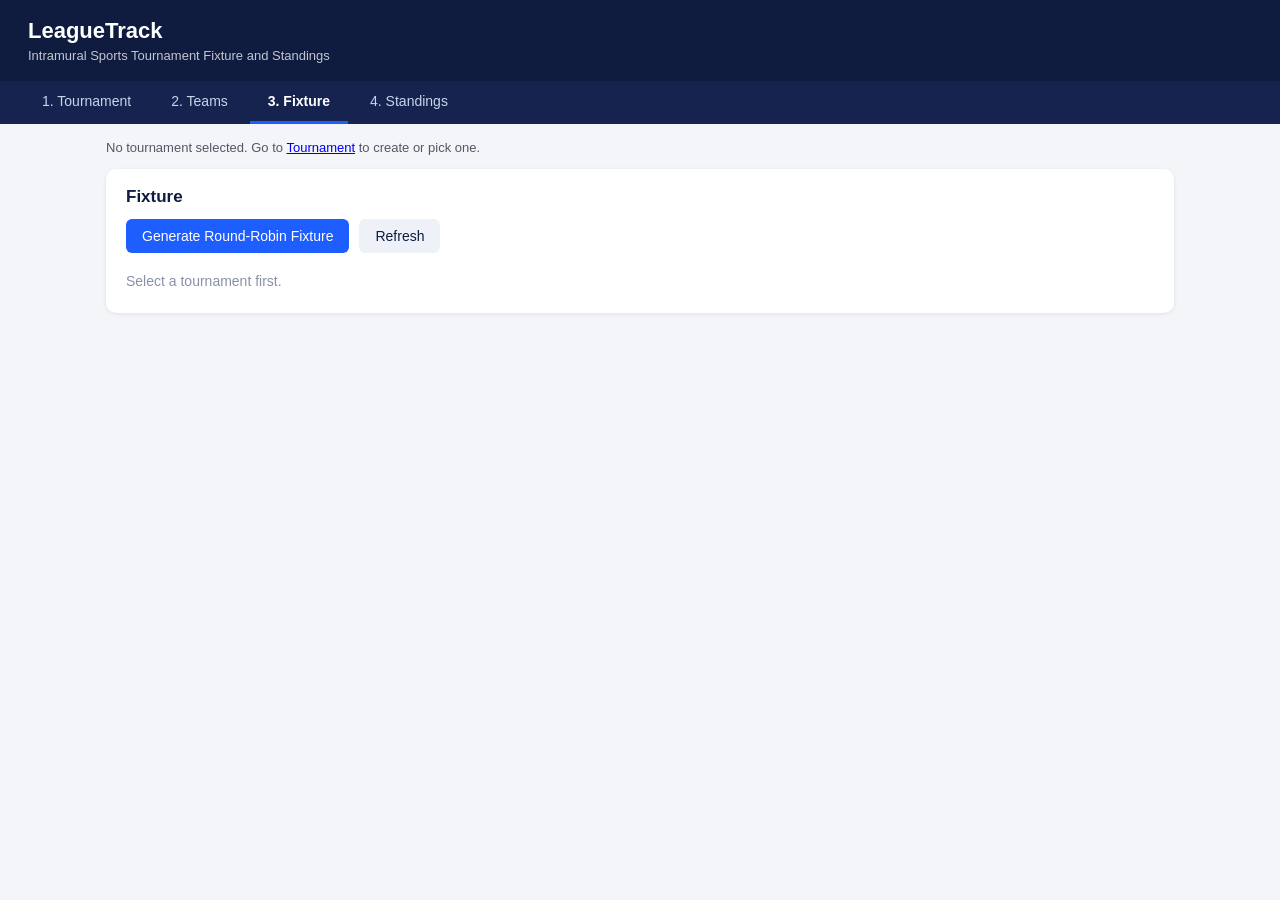
<file: target/classes/static/fixture.html>
<!DOCTYPE html>
<html lang="en">
<head>
    <meta charset="UTF-8">
    <meta name="viewport" content="width=device-width, initial-scale=1">
    <title>LeagueTrack — Fixture</title>
    <link rel="stylesheet" href="style.css">
</head>
<body data-page="fixture">

<header>
    <h1>LeagueTrack</h1>
    <p>Intramural Sports Tournament Fixture and Standings</p>
</header>

<nav>
    <a href="index.html" data-page="tournament">1. Tournament</a>
    <a href="teams.html" data-page="teams">2. Teams</a>
    <a href="fixture.html" data-page="fixture">3. Fixture</a>
    <a href="standings.html" data-page="standings">4. Standings</a>
</nav>

<div class="current-tournament" id="currentTournament"></div>

<main>
    <section class="card">
        <h2>Fixture</h2>
        <div class="row" style="margin-bottom:14px">
            <button onclick="generateFixture()">Generate Round-Robin Fixture</button>
            <button class="secondary" onclick="run(loadFixture)">Refresh</button>
        </div>
        <div id="fixture"></div>
    </section>
</main>

<div id="toast"></div>

<script src="common.js"></script>
<script src="fixture.js"></script>
</body>
</html>
</file>
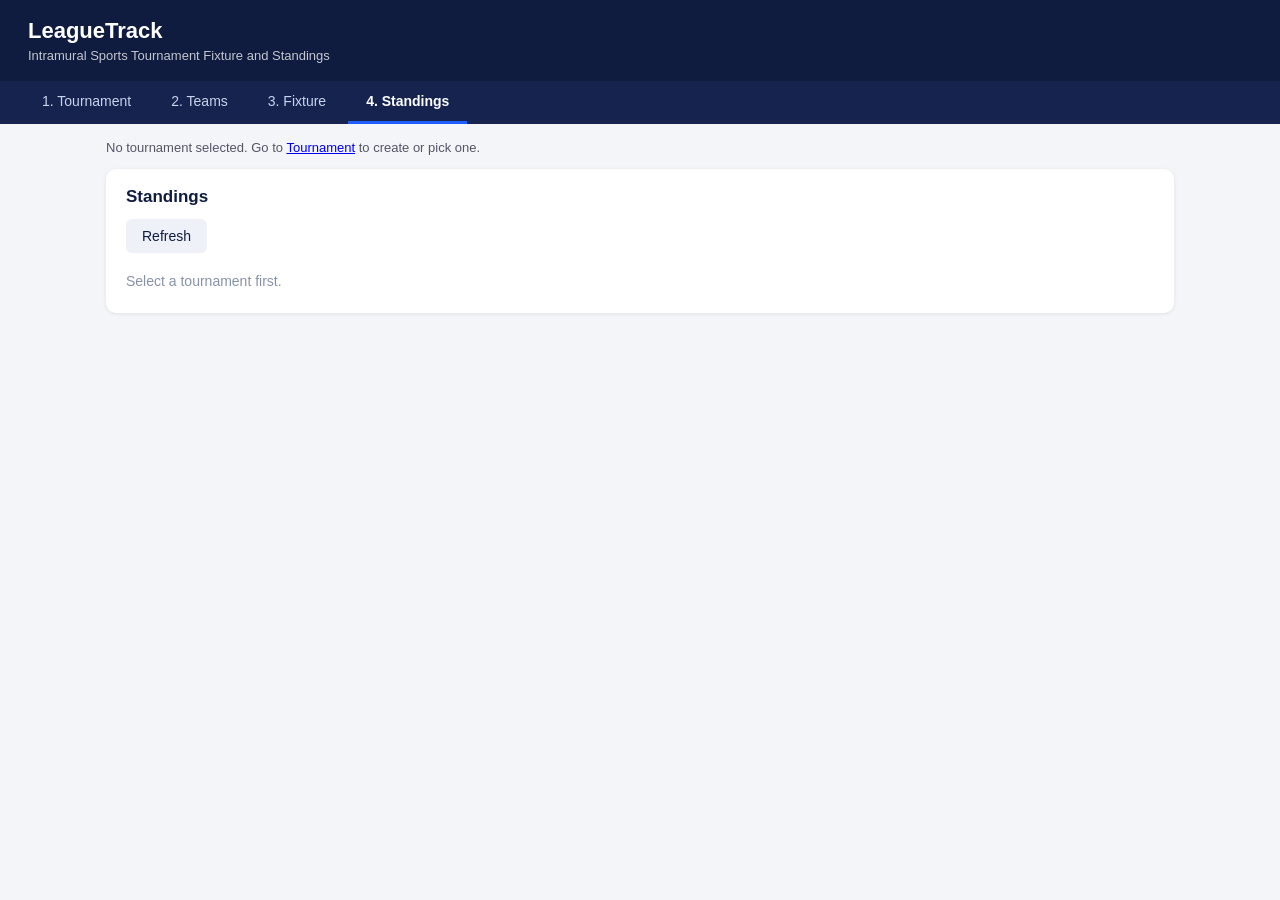
<file: target/classes/static/standings.html>
<!DOCTYPE html>
<html lang="en">
<head>
    <meta charset="UTF-8">
    <meta name="viewport" content="width=device-width, initial-scale=1">
    <title>LeagueTrack — Standings</title>
    <link rel="stylesheet" href="style.css">
</head>
<body data-page="standings">

<header>
    <h1>LeagueTrack</h1>
    <p>Intramural Sports Tournament Fixture and Standings</p>
</header>

<nav>
    <a href="index.html" data-page="tournament">1. Tournament</a>
    <a href="teams.html" data-page="teams">2. Teams</a>
    <a href="fixture.html" data-page="fixture">3. Fixture</a>
    <a href="standings.html" data-page="standings">4. Standings</a>
</nav>

<div class="current-tournament" id="currentTournament"></div>

<main>
    <section class="card">
        <h2>Standings</h2>
        <div class="row" style="margin-bottom:14px">
            <button class="secondary" onclick="run(loadStandings)">Refresh</button>
        </div>
        <div id="standings"></div>
    </section>
</main>

<div id="toast"></div>

<script src="common.js"></script>
<script src="standings.js"></script>
</body>
</html>
</file>
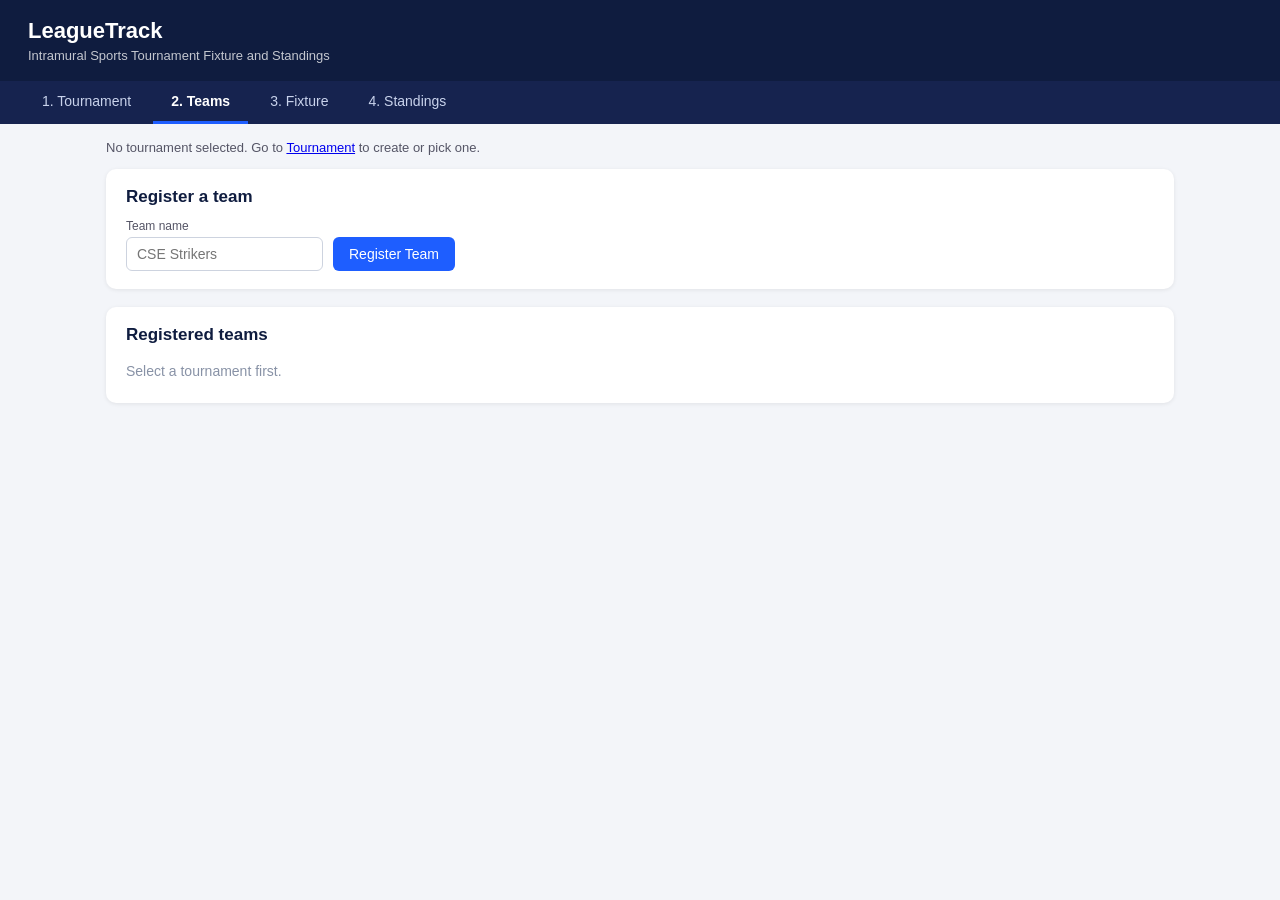
<file: target/classes/static/teams.html>
<!DOCTYPE html>
<html lang="en">
<head>
    <meta charset="UTF-8">
    <meta name="viewport" content="width=device-width, initial-scale=1">
    <title>LeagueTrack — Teams</title>
    <link rel="stylesheet" href="style.css">
</head>
<body data-page="teams">

<header>
    <h1>LeagueTrack</h1>
    <p>Intramural Sports Tournament Fixture and Standings</p>
</header>

<nav>
    <a href="index.html" data-page="tournament">1. Tournament</a>
    <a href="teams.html" data-page="teams">2. Teams</a>
    <a href="fixture.html" data-page="fixture">3. Fixture</a>
    <a href="standings.html" data-page="standings">4. Standings</a>
</nav>

<div class="current-tournament" id="currentTournament"></div>

<main>
    <section class="card">
        <h2>Register a team</h2>
        <div class="row">
            <label>Team name <input id="teamName" placeholder="CSE Strikers"></label>
            <button onclick="addTeam()">Register Team</button>
        </div>
    </section>

    <section class="card">
        <h2>Registered teams</h2>
        <div id="teams" class="chips"></div>
    </section>
</main>

<div id="toast"></div>

<script src="common.js"></script>
<script src="teams.js"></script>
</body>
</html>
</file>
<file: target/classes/static/style.css>
:root {
    --bg: #f3f5f9;
    --card: #ffffff;
    --primary: #1e5eff;
    --dark: #0f1c3f;
    --ok: #16a34a;
    --err: #dc2626;
    --line: #e3e7ef;
}

* { box-sizing: border-box; }

body {
    margin: 0;
    font-family: "Segoe UI", Arial, sans-serif;
    background: var(--bg);
    color: #1b2333;
}

header {
    background: var(--dark);
    color: #fff;
    padding: 18px 28px;
}
header h1 { margin: 0; font-size: 22px; }
header p  { margin: 4px 0 0; font-size: 13px; opacity: .75; }

nav {
    background: #16234f;
    display: flex;
    gap: 4px;
    padding: 0 24px;
    overflow-x: auto;
}
nav a {
    color: #c9d3ec;
    text-decoration: none;
    padding: 12px 18px;
    font-size: 14px;
    border-bottom: 3px solid transparent;
    white-space: nowrap;
}
nav a:hover { color: #fff; }
nav a.active {
    color: #fff;
    border-bottom-color: var(--primary);
    font-weight: 600;
}

.current-tournament {
    max-width: 1100px;
    margin: 16px auto 0;
    padding: 0 16px;
    font-size: 13px;
    color: #556;
}
.current-tournament b { color: var(--dark); }

main {
    max-width: 1100px;
    margin: 14px auto 22px;
    padding: 0 16px;
    display: grid;
    gap: 18px;
}

.card {
    background: var(--card);
    border-radius: 10px;
    padding: 18px 20px;
    box-shadow: 0 1px 4px rgba(0, 0, 0, .08);
}
.card h2 { margin: 0 0 12px; font-size: 17px; color: var(--dark); }

.row { display: flex; flex-wrap: wrap; gap: 10px; align-items: end; }

label {
    display: flex;
    flex-direction: column;
    font-size: 12px;
    color: #556;
    gap: 4px;
}

input, select {
    padding: 8px 10px;
    border: 1px solid #cdd3df;
    border-radius: 6px;
    font-size: 14px;
}
input[type=number] { width: 80px; }

button {
    background: var(--primary);
    color: #fff;
    border: 0;
    padding: 9px 16px;
    border-radius: 6px;
    font-size: 14px;
    cursor: pointer;
}
button:hover { filter: brightness(1.1); }
button.secondary { background: #eef1f8; color: var(--dark); }
button.small { padding: 6px 12px; font-size: 13px; }

table { width: 100%; border-collapse: collapse; font-size: 14px; }
th, td { padding: 9px 8px; text-align: center; border-bottom: 1px solid var(--line); }
th {
    background: #f7f9fd;
    color: #445;
    font-size: 12px;
    text-transform: uppercase;
}
td.left, th.left { text-align: left; }

.score { width: 58px !important; text-align: center; }

.badge {
    padding: 3px 9px;
    border-radius: 12px;
    font-size: 12px;
    color: #fff;
}
.SCHEDULED { background: #f59e0b; }
.COMPLETED { background: var(--ok); }

.chips { display: flex; flex-wrap: wrap; gap: 8px; }
.chip {
    background: #eef3ff;
    color: var(--primary);
    padding: 6px 12px;
    border-radius: 16px;
    font-size: 14px;
}

.round { background: #f7f9fd; font-weight: 600; text-align: left; color: var(--dark); }
.empty { color: #8892a6; font-size: 14px; padding: 6px 0; }

tr.top td { font-weight: 600; background: #f2fbf5; }

#toast {
    position: fixed;
    right: 20px;
    bottom: 20px;
    padding: 12px 18px;
    border-radius: 8px;
    color: #fff;
    display: none;
    max-width: 360px;
    font-size: 14px;
    z-index: 50;
}
#toast.ok  { background: var(--ok); }
#toast.err { background: var(--err); }

@media (max-width: 700px) {
    table { display: block; overflow-x: auto; }
}
</file>
